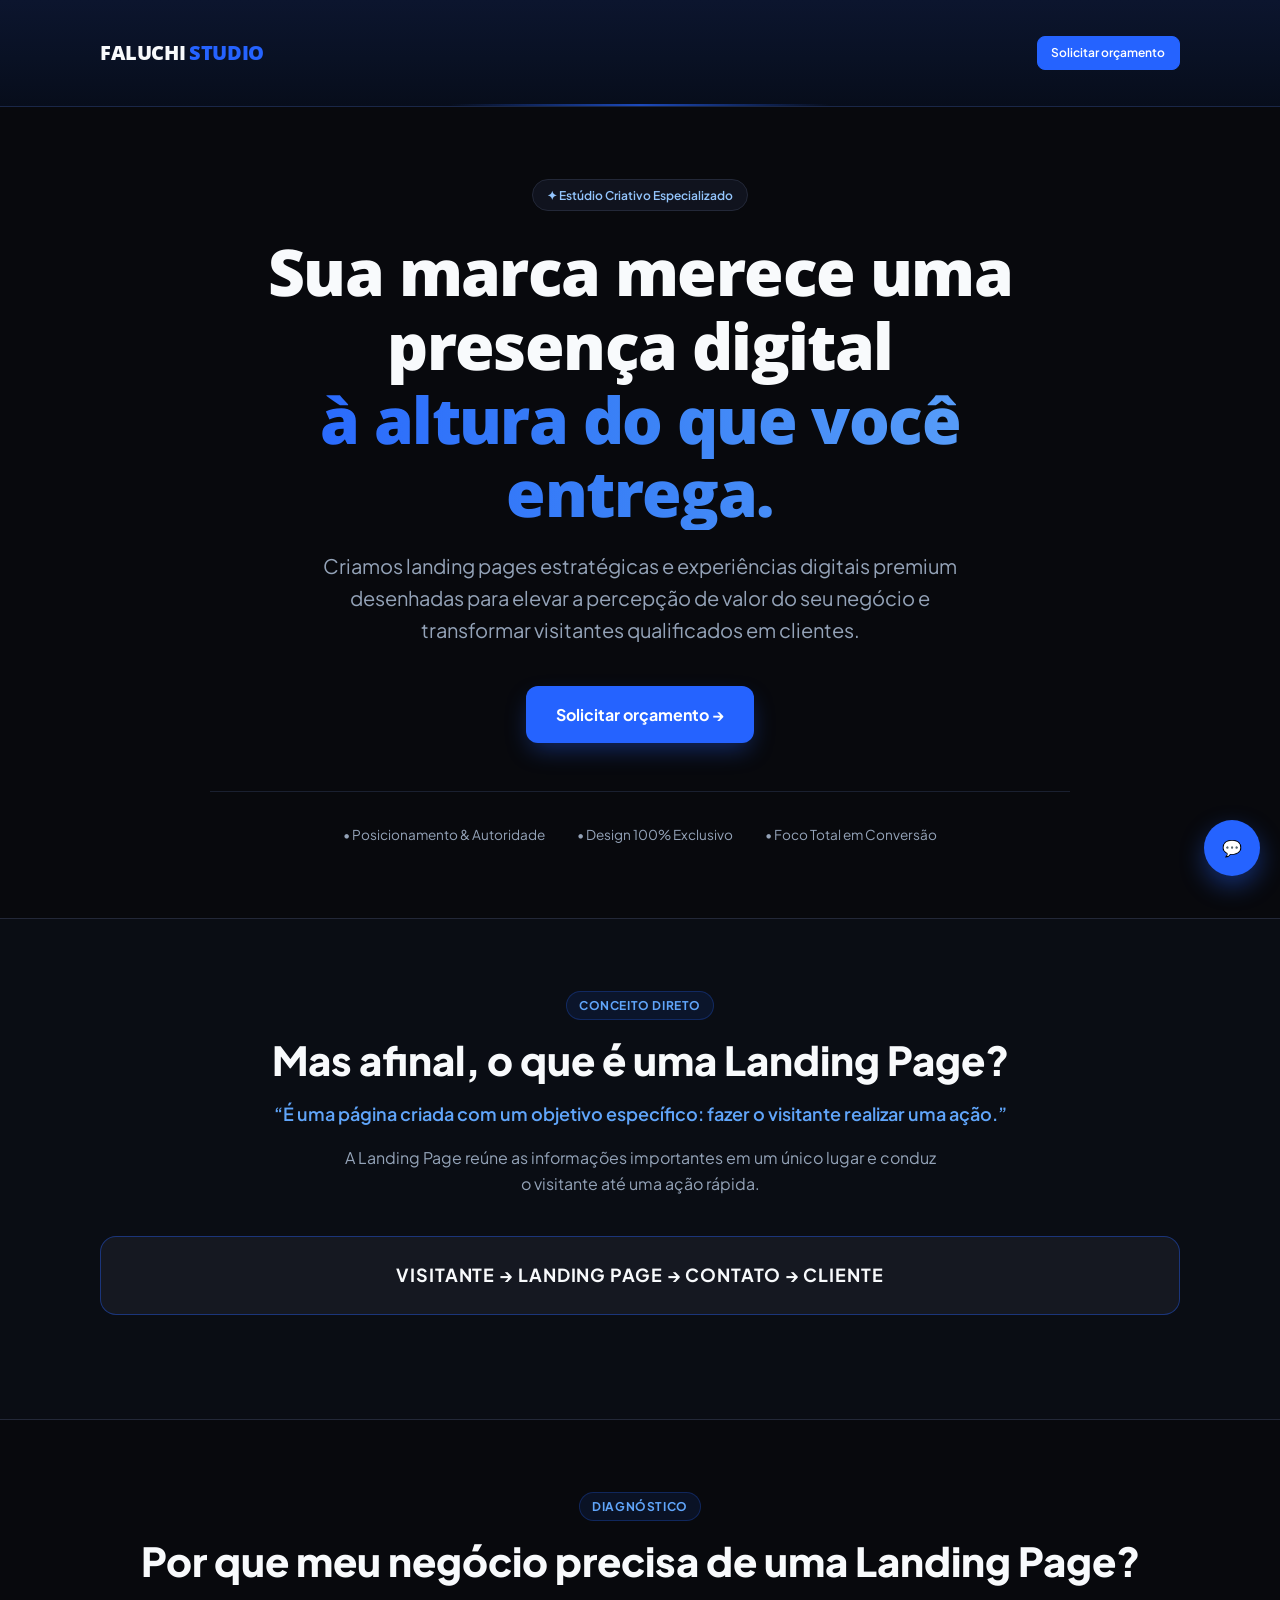
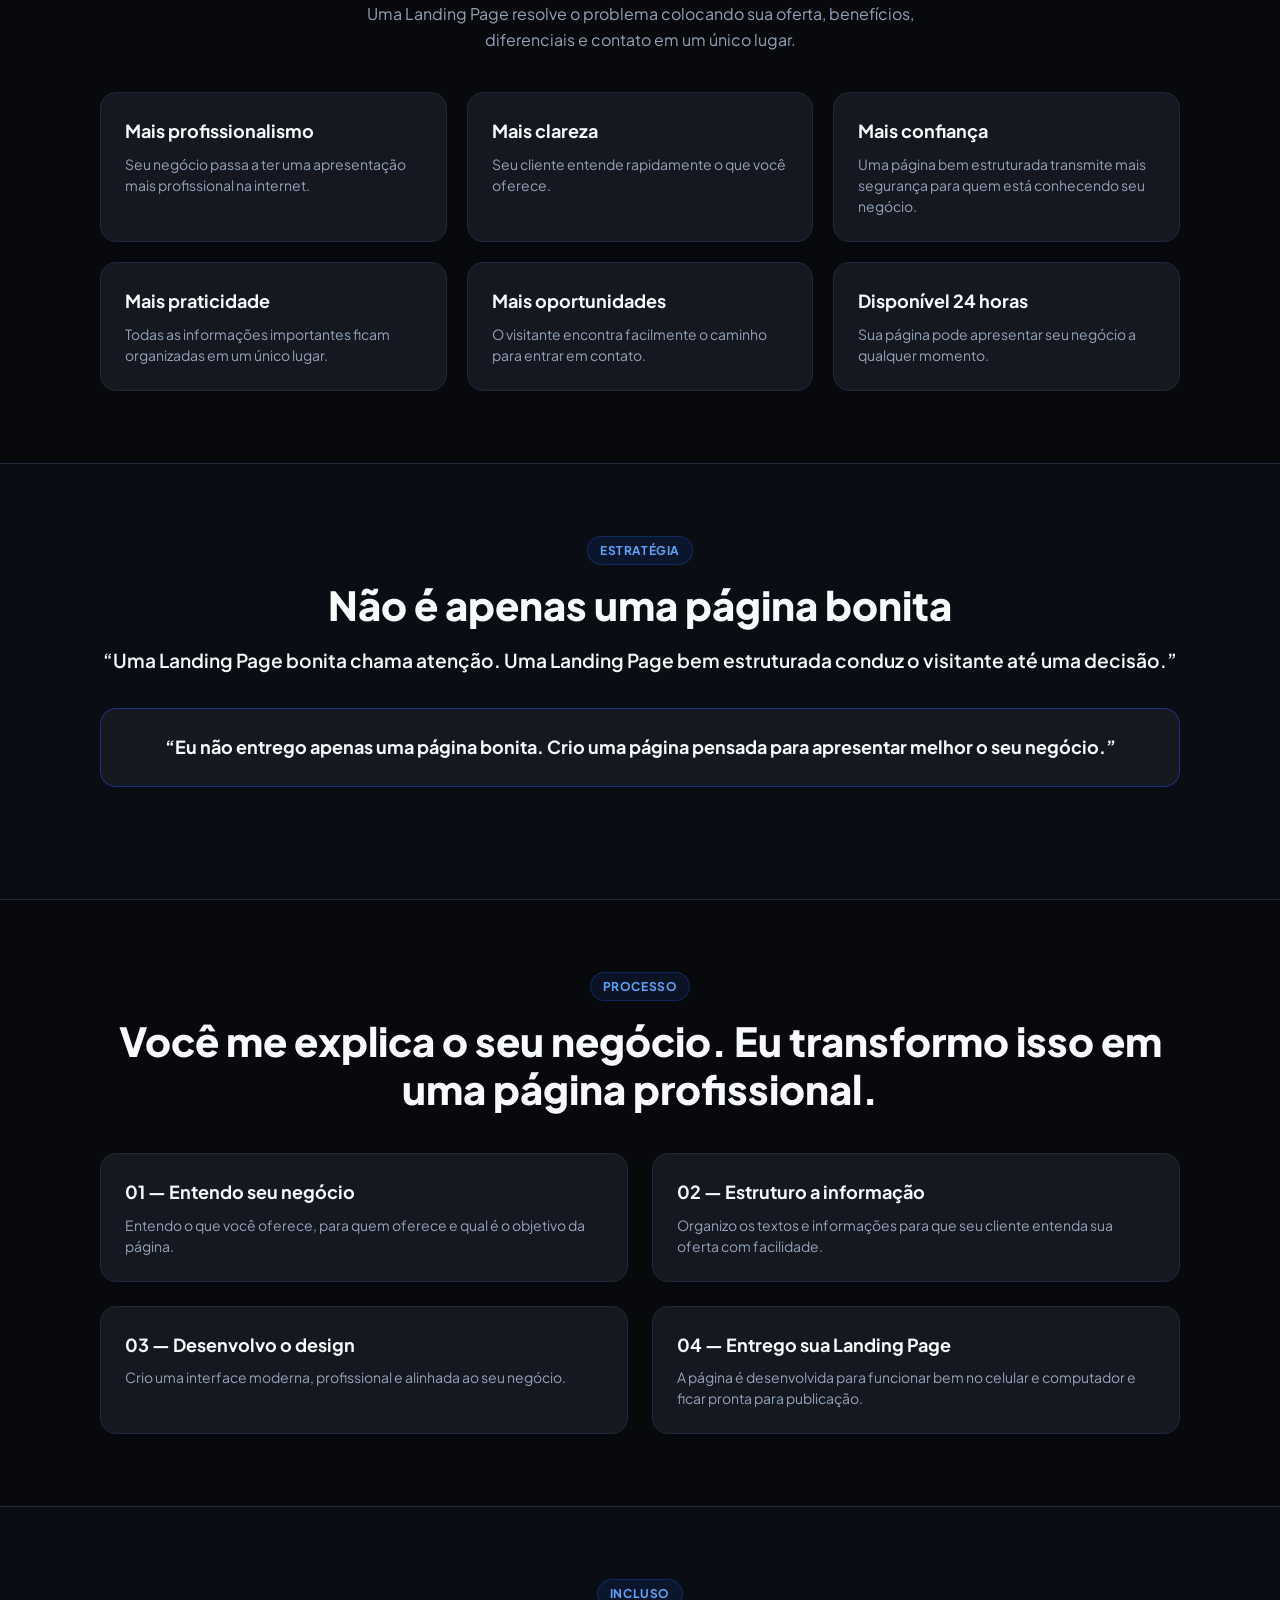
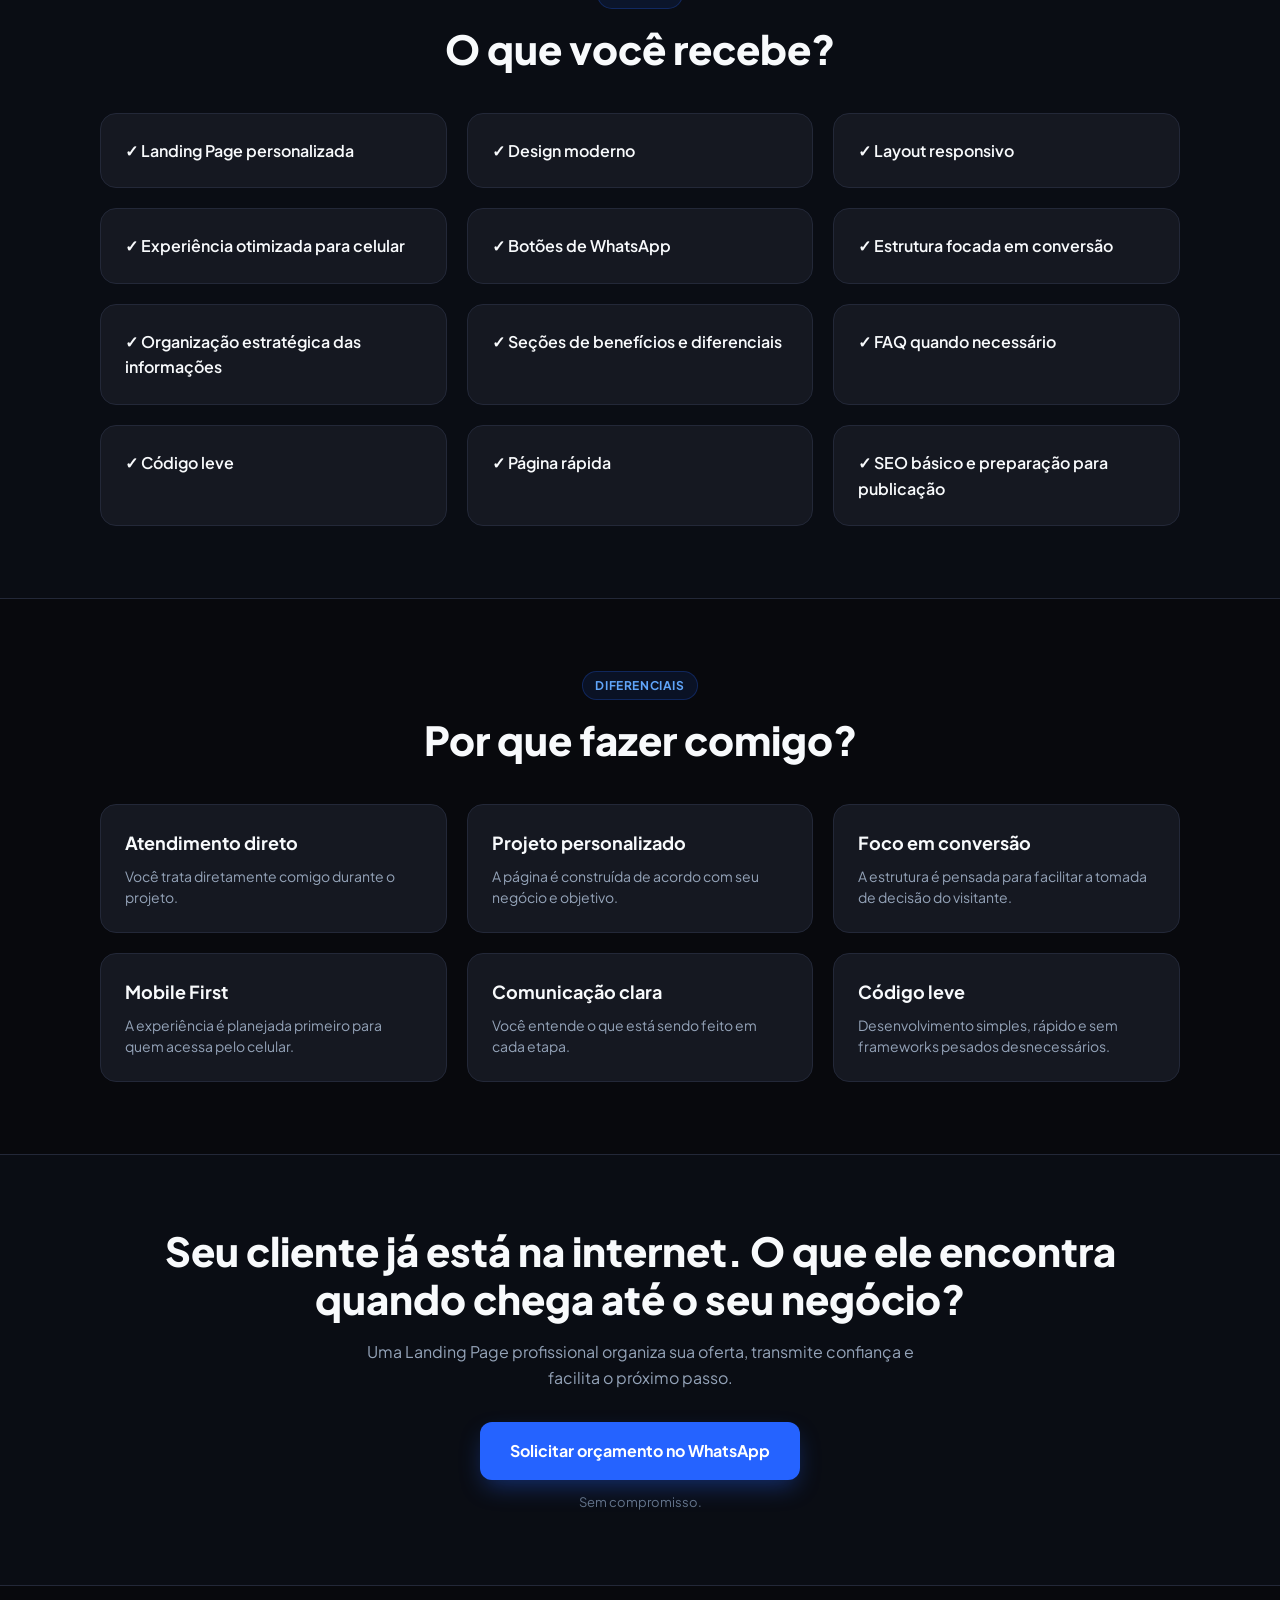
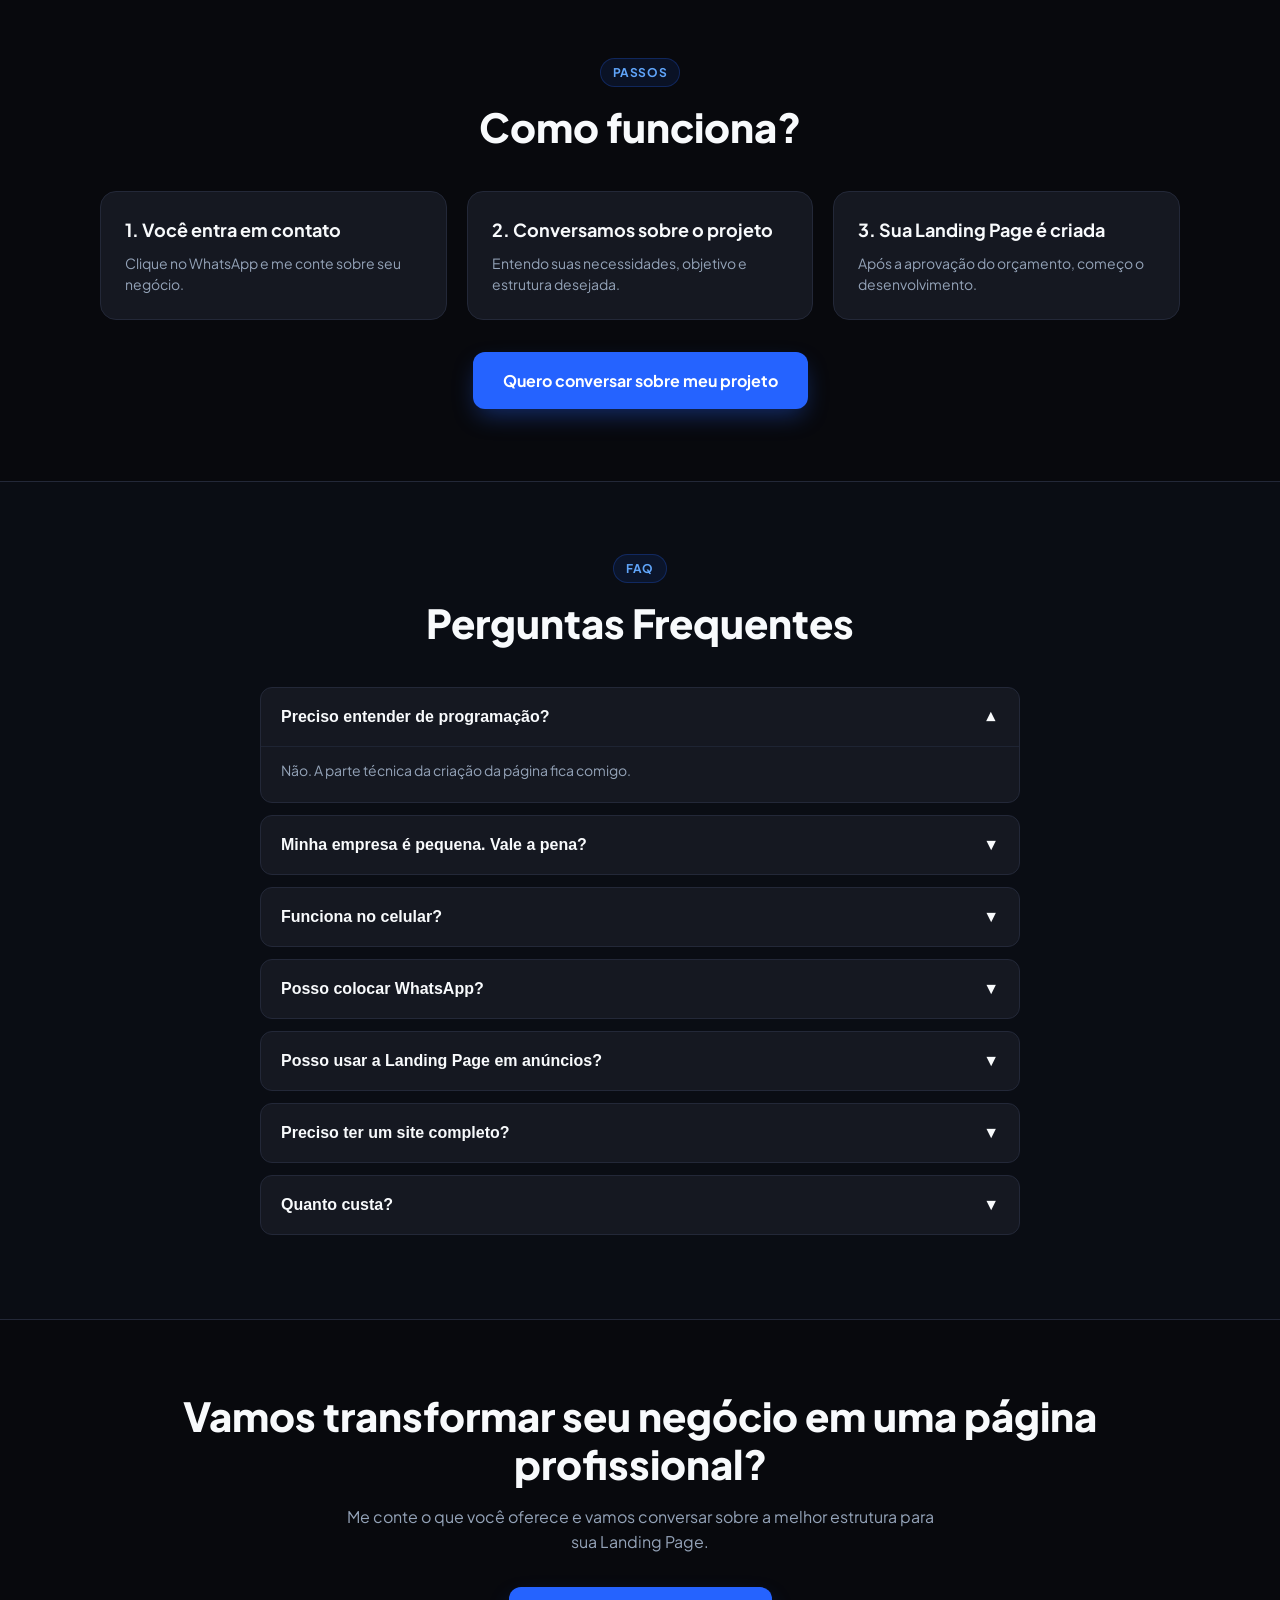
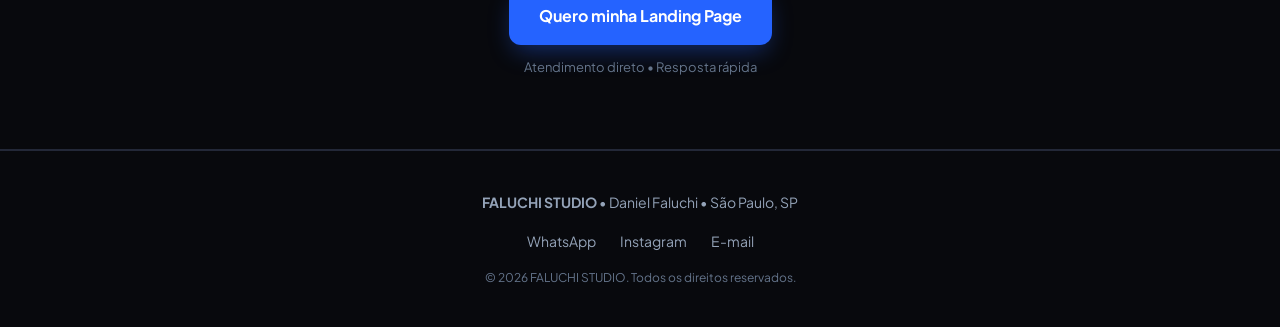
<file: public/vanilla/index.html>
<!DOCTYPE html>
<html lang="pt-BR">
<head>
  <meta charset="UTF-8" />
  <meta name="viewport" content="width=device-width, initial-scale=1.0" />
  <title>FALUCHI STUDIO - Landing Pages de Alta Conversão</title>
  <meta name="description" content="Eu crio páginas personalizadas para apresentar seu negócio, gerar confiança e levar seus clientes até o WhatsApp." />
  <link rel="preconnect" href="https://fonts.googleapis.com">
  <link rel="preconnect" href="https://fonts.gstatic.com" crossorigin>
  <link href="https://fonts.googleapis.com/css2?family=Open+Sans:wght@400;600;700;800&family=Plus+Jakarta+Sans:wght@400;500;600;700;800&display=swap" rel="stylesheet">
  <link rel="stylesheet" href="./style.css" />
</head>
<body>

  <!-- HEADER -->
  <header class="site-header">
    <div class="container header-content">
      <div class="logo">
        <span class="logo-faluchi">FALUCHI</span><span class="logo-studio">STUDIO</span>
      </div>
      <a href="https://wa.me/5521989380500?text=Olá%21%20Tenho%20interesse%20em%20criar%20uma%20Landing%20Page%20para%20o%20meu%20negócio%20e%20gostaria%20de%20saber%20mais%20sobre%20o%20serviço%20da%20FALUCHI%20STUDIO.%F0%9F%9A%80" target="_blank" rel="noopener" class="btn-header-cta js-whatsapp-link">
        <span>Solicitar orçamento</span>
      </a>
    </div>
  </header>

  <!-- 1. HERO -->
  <section class="section hero-section">
    <div class="container text-center" style="max-width: 900px;">
      <div class="badge-agency">
        <span>✦ Estúdio Criativo Especializado</span>
      </div>
      <h1 class="hero-headline">
        <span>Sua marca merece uma presença digital</span>
        <span class="hero-headline-highlight">à altura do que você entrega.</span>
      </h1>
      <p class="hero-subheadline">
        Criamos landing pages estratégicas e experiências digitais premium desenhadas para elevar a percepção de valor do seu negócio e transformar visitantes qualificados em clientes.
      </p>
      <div class="hero-ctas">
        <a href="https://wa.me/5521989380500?text=Olá%21%20Tenho%20interesse%20em%20criar%20uma%20Landing%20Page%20para%20o%20meu%20negócio%20e%20gostaria%20de%20saber%20mais%20sobre%20o%20serviço%20da%20FALUCHI%20STUDIO.%F0%9F%9A%80" target="_blank" rel="noopener" class="btn-primary js-whatsapp-link">
          Solicitar orçamento →
        </a>
      </div>
      <div class="hero-pillars">
        <div>• Posicionamento &amp; Autoridade</div>
        <div>• Design 100% Exclusivo</div>
        <div>• Foco Total em Conversão</div>
      </div>
    </div>
  </section>

  <!-- 2. O QUE É UMA LANDING PAGE? -->
  <section class="section section-alt">
    <div class="container text-center">
      <span class="section-badge">Conceito Direto</span>
      <h2 class="section-title">Mas afinal, o que é uma Landing Page?</h2>
      <p style="color: var(--color-light-blue); font-size: 1.125rem; font-weight: 600; margin-bottom: 1rem;">
        “É uma página criada com um objetivo específico: fazer o visitante realizar uma ação.”
      </p>
      <p class="section-subtitle" style="margin-bottom: 2.5rem;">
        A Landing Page reúne as informações importantes em um único lugar e conduz o visitante até uma ação rápida.
      </p>
      <div class="card" style="padding: 1.5rem; margin-bottom: 2rem; border-color: rgba(37,99,255,0.4);">
        <p style="font-weight: 700; font-size: 1.125rem; letter-spacing: 0.05em; color: #F8FAFC;">
          VISITANTE → LANDING PAGE → CONTATO → CLIENTE
        </p>
      </div>
    </div>
  </section>

  <!-- 3. POR QUE PRECISA -->
  <section class="section">
    <div class="container">
      <div class="text-center" style="margin-bottom: 2.5rem;">
        <span class="section-badge">Diagnóstico</span>
        <h2 class="section-title">Por que meu negócio precisa de uma Landing Page?</h2>
        <p class="section-subtitle">Uma Landing Page resolve o problema colocando sua oferta, benefícios, diferenciais e contato em um único lugar.</p>
      </div>
      <div class="grid-3">
        <div class="card"><h3 class="card-title">Mais profissionalismo</h3><p class="card-desc">Seu negócio passa a ter uma apresentação mais profissional na internet.</p></div>
        <div class="card"><h3 class="card-title">Mais clareza</h3><p class="card-desc">Seu cliente entende rapidamente o que você oferece.</p></div>
        <div class="card"><h3 class="card-title">Mais confiança</h3><p class="card-desc">Uma página bem estruturada transmite mais segurança para quem está conhecendo seu negócio.</p></div>
        <div class="card"><h3 class="card-title">Mais praticidade</h3><p class="card-desc">Todas as informações importantes ficam organizadas em um único lugar.</p></div>
        <div class="card"><h3 class="card-title">Mais oportunidades</h3><p class="card-desc">O visitante encontra facilmente o caminho para entrar em contato.</p></div>
        <div class="card"><h3 class="card-title">Disponível 24 horas</h3><p class="card-desc">Sua página pode apresentar seu negócio a qualquer momento.</p></div>
      </div>
    </div>
  </section>

  <!-- 4. NÃO É APENAS UMA PÁGINA BONITA -->
  <section class="section section-alt">
    <div class="container text-center">
      <span class="section-badge">Estratégia</span>
      <h2 class="section-title">Não é apenas uma página bonita</h2>
      <p style="color: #F8FAFC; font-size: 1.2rem; font-weight: 600; margin-bottom: 2rem;">
        “Uma Landing Page bonita chama atenção. Uma Landing Page bem estruturada conduz o visitante até uma decisão.”
      </p>
      <div class="card" style="border-color: rgba(37,99,255,0.4); margin-bottom: 2.5rem;">
        <p style="font-size: 1.125rem; font-weight: 700; color: #F8FAFC;">
          “Eu não entrego apenas uma página bonita. Crio uma página pensada para apresentar melhor o seu negócio.”
        </p>
      </div>
    </div>
  </section>

  <!-- 5. O QUE EU FAÇO POR VOCÊ -->
  <section class="section">
    <div class="container">
      <div class="text-center" style="margin-bottom: 2.5rem;">
        <span class="section-badge">Processo</span>
        <h2 class="section-title">Você me explica o seu negócio. Eu transformo isso em uma página profissional.</h2>
      </div>
      <div class="grid-2">
        <div class="card"><h3 class="card-title">01 — Entendo seu negócio</h3><p class="card-desc">Entendo o que você oferece, para quem oferece e qual é o objetivo da página.</p></div>
        <div class="card"><h3 class="card-title">02 — Estruturo a informação</h3><p class="card-desc">Organizo os textos e informações para que seu cliente entenda sua oferta com facilidade.</p></div>
        <div class="card"><h3 class="card-title">03 — Desenvolvo o design</h3><p class="card-desc">Crio uma interface moderna, profissional e alinhada ao seu negócio.</p></div>
        <div class="card"><h3 class="card-title">04 — Entrego sua Landing Page</h3><p class="card-desc">A página é desenvolvida para funcionar bem no celular e computador e ficar pronta para publicação.</p></div>
      </div>
    </div>
  </section>

  <!-- 6. O QUE VOCÊ RECEBE -->
  <section class="section section-alt">
    <div class="container">
      <div class="text-center" style="margin-bottom: 2.5rem;">
        <span class="section-badge">Incluso</span>
        <h2 class="section-title">O que você recebe?</h2>
      </div>
      <div class="grid-3">
        <div class="card"><p style="font-weight:600;">✓ Landing Page personalizada</p></div>
        <div class="card"><p style="font-weight:600;">✓ Design moderno</p></div>
        <div class="card"><p style="font-weight:600;">✓ Layout responsivo</p></div>
        <div class="card"><p style="font-weight:600;">✓ Experiência otimizada para celular</p></div>
        <div class="card"><p style="font-weight:600;">✓ Botões de WhatsApp</p></div>
        <div class="card"><p style="font-weight:600;">✓ Estrutura focada em conversão</p></div>
        <div class="card"><p style="font-weight:600;">✓ Organização estratégica das informações</p></div>
        <div class="card"><p style="font-weight:600;">✓ Seções de benefícios e diferenciais</p></div>
        <div class="card"><p style="font-weight:600;">✓ FAQ quando necessário</p></div>
        <div class="card"><p style="font-weight:600;">✓ Código leve</p></div>
        <div class="card"><p style="font-weight:600;">✓ Página rápida</p></div>
        <div class="card"><p style="font-weight:600;">✓ SEO básico e preparação para publicação</p></div>
      </div>
    </div>
  </section>

  <!-- 8. POR QUE FAZER COMIGO -->
  <section class="section">
    <div class="container">
      <div class="text-center" style="margin-bottom: 2.5rem;">
        <span class="section-badge">Diferenciais</span>
        <h2 class="section-title">Por que fazer comigo?</h2>
      </div>
      <div class="grid-3">
        <div class="card"><h3 class="card-title">Atendimento direto</h3><p class="card-desc">Você trata diretamente comigo durante o projeto.</p></div>
        <div class="card"><h3 class="card-title">Projeto personalizado</h3><p class="card-desc">A página é construída de acordo com seu negócio e objetivo.</p></div>
        <div class="card"><h3 class="card-title">Foco em conversão</h3><p class="card-desc">A estrutura é pensada para facilitar a tomada de decisão do visitante.</p></div>
        <div class="card"><h3 class="card-title">Mobile First</h3><p class="card-desc">A experiência é planejada primeiro para quem acessa pelo celular.</p></div>
        <div class="card"><h3 class="card-title">Comunicação clara</h3><p class="card-desc">Você entende o que está sendo feito em cada etapa.</p></div>
        <div class="card"><h3 class="card-title">Código leve</h3><p class="card-desc">Desenvolvimento simples, rápido e sem frameworks pesados desnecessários.</p></div>
      </div>
    </div>
  </section>

  <!-- 11. CTA INTERMEDIÁRIO -->
  <section class="section section-alt">
    <div class="container text-center">
      <h2 class="section-title">Seu cliente já está na internet. O que ele encontra quando chega até o seu negócio?</h2>
      <p class="section-subtitle" style="margin-bottom: 2rem;">
        Uma Landing Page profissional organiza sua oferta, transmite confiança e facilita o próximo passo.
      </p>
      <a href="https://wa.me/5521989380500?text=Olá%21%20Tenho%20interesse%20em%20criar%20uma%20Landing%20Page%20para%20o%20meu%20negócio%20e%20gostaria%20de%20saber%20mais%20sobre%20o%20serviço%20da%20FALUCHI%20STUDIO.%F0%9F%9A%80" target="_blank" rel="noopener" class="btn-primary js-whatsapp-link">
        Solicitar orçamento no WhatsApp
      </a>
      <p class="microtext" style="justify-content: center;">Sem compromisso.</p>
    </div>
  </section>

  <!-- 9. COMO FUNCIONA -->
  <section class="section">
    <div class="container">
      <div class="text-center" style="margin-bottom: 2.5rem;">
        <span class="section-badge">Passos</span>
        <h2 class="section-title">Como funciona?</h2>
      </div>
      <div class="grid-3" style="margin-bottom: 2rem;">
        <div class="card"><h3 class="card-title">1. Você entra em contato</h3><p class="card-desc">Clique no WhatsApp e me conte sobre seu negócio.</p></div>
        <div class="card"><h3 class="card-title">2. Conversamos sobre o projeto</h3><p class="card-desc">Entendo suas necessidades, objetivo e estrutura desejada.</p></div>
        <div class="card"><h3 class="card-title">3. Sua Landing Page é criada</h3><p class="card-desc">Após a aprovação do orçamento, começo o desenvolvimento.</p></div>
      </div>
      <div class="text-center">
        <a href="https://wa.me/5521989380500?text=Olá%21%20Tenho%20interesse%20em%20criar%20uma%20Landing%20Page%20para%20o%20meu%20negócio%20e%20gostaria%20de%20saber%20mais%20sobre%20o%20serviço%20da%20FALUCHI%20STUDIO.%F0%9F%9A%80" target="_blank" rel="noopener" class="btn-primary js-whatsapp-link">
          Quero conversar sobre meu projeto
        </a>
      </div>
    </div>
  </section>

  <!-- 10. FAQ -->
  <section class="section section-alt">
    <div class="container" style="max-width: 800px;">
      <div class="text-center" style="margin-bottom: 2.5rem;">
        <span class="section-badge">FAQ</span>
        <h2 class="section-title">Perguntas Frequentes</h2>
      </div>
      <div class="faq-list">
        <div class="faq-item">
          <button class="faq-question">Preciso entender de programação? <span class="faq-chevron">▼</span></button>
          <div class="faq-answer">Não. A parte técnica da criação da página fica comigo.</div>
        </div>
        <div class="faq-item">
          <button class="faq-question">Minha empresa é pequena. Vale a pena? <span class="faq-chevron">▼</span></button>
          <div class="faq-answer">Sim. Uma Landing Page pode ser uma forma simples e profissional de apresentar seu serviço e facilitar o contato com clientes.</div>
        </div>
        <div class="faq-item">
          <button class="faq-question">Funciona no celular? <span class="faq-chevron">▼</span></button>
          <div class="faq-answer">Sim. A página será responsiva e desenvolvida com foco na experiência mobile.</div>
        </div>
        <div class="faq-item">
          <button class="faq-question">Posso colocar WhatsApp? <span class="faq-chevron">▼</span></button>
          <div class="faq-answer">Sim. Os botões podem direcionar o visitante diretamente para sua conversa no WhatsApp.</div>
        </div>
        <div class="faq-item">
          <button class="faq-question">Posso usar a Landing Page em anúncios? <span class="faq-chevron">▼</span></button>
          <div class="faq-answer">Sim. Ela pode ser utilizada como destino para campanhas de divulgação.</div>
        </div>
        <div class="faq-item">
          <button class="faq-question">Preciso ter um site completo? <span class="faq-chevron">▼</span></button>
          <div class="faq-answer">Não necessariamente. Dependendo do objetivo do negócio, uma Landing Page pode ser suficiente para apresentar uma oferta e gerar contatos.</div>
        </div>
        <div class="faq-item">
          <button class="faq-question">Quanto custa? <span class="faq-chevron">▼</span></button>
          <div class="faq-answer">O valor depende da estrutura e das necessidades do projeto. Entre em contato para receber um orçamento personalizado.</div>
        </div>
      </div>
    </div>
  </section>

  <!-- 12. FINAL CTA -->
  <section class="section text-center">
    <div class="container">
      <h2 class="section-title">Vamos transformar seu negócio em uma página profissional?</h2>
      <p class="section-subtitle" style="margin-bottom: 2rem;">
        Me conte o que você oferece e vamos conversar sobre a melhor estrutura para sua Landing Page.
      </p>
      <a href="https://wa.me/5521989380500?text=Olá%21%20Tenho%20interesse%20em%20criar%20uma%20Landing%20Page%20para%20o%20meu%20negócio%20e%20gostaria%20de%20saber%20mais%20sobre%20o%20serviço%20da%20FALUCHI%20STUDIO.%F0%9F%9A%80" target="_blank" rel="noopener" class="btn-primary js-whatsapp-link">
        Quero minha Landing Page
      </a>
      <p class="microtext" style="justify-content: center;">Atendimento direto • Resposta rápida</p>
    </div>
  </section>

  <!-- 13. FOOTER -->
  <footer style="padding: 2.5rem 0; border-top: 1px solid var(--border-color); font-size: 0.875rem; color: var(--text-muted);">
    <div class="container" style="display: flex; flex-direction: column; gap: 1rem; align-items: center; justify-content: space-between;">
      <div>
        <strong>FALUCHI STUDIO</strong> • Daniel Faluchi • São Paulo, SP
      </div>
      <div style="display: flex; gap: 1.5rem;">
        <a href="https://wa.me/5521989380500?text=Olá%21%20Tenho%20interesse%20em%20criar%20uma%20Landing%20Page%20para%20o%20meu%20negócio%20e%20gostaria%20de%20saber%20mais%20sobre%20o%20serviço%20da%20FALUCHI%20STUDIO.%F0%9F%9A%80" target="_blank" rel="noopener">WhatsApp</a>
        <a href="https://www.instagram.com/faluchi.studio/" target="_blank" rel="noopener">Instagram</a>
        <a href="mailto:daniel.faluchi@gmail.com">E-mail</a>
      </div>
      <div style="color: var(--text-subtle); font-size: 0.75rem;">
        © 2026 FALUCHI STUDIO. Todos os direitos reservados.
      </div>
    </div>
  </footer>

  <!-- FLOATING WHATSAPP -->
  <a href="https://wa.me/5521989380500?text=Olá%21%20Tenho%20interesse%20em%20criar%20uma%20Landing%20Page%20para%20o%20meu%20negócio%20e%20gostaria%20de%20saber%20mais%20sobre%20o%20serviço%20da%20FALUCHI%20STUDIO.%F0%9F%9A%80" target="_blank" rel="noopener" class="floating-whatsapp js-whatsapp-link" aria-label="WhatsApp">
    💬
  </a>

  <script src="./script.js"></script>
</body>
</html>
</file>
<file: public/vanilla/style.css>
/* ==========================================================================
   FALUCHI STUDIO - LANDING PAGE STYLE
   Cores:
   --bg: #08090D;
   --card: #151821;
   --border: #232838;
   --blue: #2563FF;
   --light-blue: #60A5FA;
   --text: #F8FAFC;
   --muted: #94A3B8;
   ========================================================================== */

:root {
  --bg-primary: #08090D;
  --bg-card: #151821;
  --bg-card-hover: #1A1F2C;
  --border-color: #232838;
  --color-blue: #2563FF;
  --color-blue-hover: #1D4ED8;
  --color-light-blue: #60A5FA;
  --text-primary: #F8FAFC;
  --text-muted: #94A3B8;
  --text-subtle: #64748B;
  --font-family: 'Plus Jakarta Sans', -apple-system, BlinkMacSystemFont, 'Segoe UI', Roboto, sans-serif;
}

* {
  margin: 0;
  padding: 0;
  box-sizing: border-box;
}

html {
  scroll-behavior: smooth;
  font-family: var(--font-family);
  background-color: var(--bg-primary);
  color: var(--text-primary);
}

body {
  overflow-x: hidden;
  line-height: 1.6;
}

a {
  color: inherit;
  text-decoration: none;
}

.container {
  width: 100%;
  max-width: 1120px;
  margin: 0 auto;
  padding: 0 1.25rem;
}

/* Header */
.site-header {
  position: relative;
  background: linear-gradient(180deg, #0C152E 0%, #091124 55%, #070D1B 100%);
  border-bottom: 1px solid #1A2748;
  padding: 2.25rem 0;
  overflow: hidden;
  box-shadow: 0 4px 24px rgba(3, 7, 18, 0.6);
}

.site-header::after {
  content: '';
  position: absolute;
  bottom: 0;
  left: 50%;
  transform: translateX(-50%);
  width: min(380px, 80%);
  height: 1.5px;
  background: linear-gradient(90deg, transparent, rgba(37, 99, 255, 0.7), transparent);
  pointer-events: none;
}

.header-content {
  display: flex;
  align-items: center;
  justify-content: space-between;
  gap: 1rem;
}

.logo {
  font-family: 'Open Sans', sans-serif;
  font-size: 1.25rem;
  letter-spacing: -0.02em;
  font-weight: 800;
  display: inline-flex;
  align-items: center;
}

.logo-faluchi {
  color: var(--text-primary);
}

.logo-studio {
  color: var(--color-blue);
  font-weight: 800;
  margin-left: 4px;
}

/* Hero Section Remodeled */
.hero-section {
  position: relative;
  background-color: #08090D;
  padding: 4.5rem 0 5.5rem 0;
}

.badge-agency {
  display: inline-flex;
  align-items: center;
  gap: 0.5rem;
  padding: 0.35rem 0.9rem;
  border-radius: 9999px;
  background: rgba(18, 22, 34, 0.8);
  border: 1px solid #232838;
  color: #93C5FD;
  font-size: 0.75rem;
  font-weight: 600;
  margin-bottom: 1.5rem;
}

.hero-headline {
  font-family: 'Open Sans', sans-serif;
  font-size: clamp(2rem, 5vw, 4rem);
  font-weight: 800;
  line-height: 1.15;
  letter-spacing: -0.025em;
  color: #F8FAFC;
  margin-bottom: 1.25rem;
}

.hero-headline span {
  display: block;
}

.hero-headline-highlight {
  background: linear-gradient(90deg, #2563FF, #3B82F6, #60A5FA);
  -webkit-background-clip: text;
  -webkit-text-fill-color: transparent;
}

.hero-subheadline {
  font-size: clamp(1rem, 2vw, 1.25rem);
  color: #94A3B8;
  max-width: 680px;
  margin: 0 auto 2.5rem auto;
  line-height: 1.6;
}

.hero-ctas {
  display: flex;
  align-items: center;
  justify-content: center;
  gap: 1rem;
  flex-wrap: wrap;
  margin-bottom: 3rem;
}

.btn-secondary {
  background: rgba(21, 24, 33, 0.8);
  border: 1px solid #232838;
  color: #F8FAFC;
  padding: 0.85rem 1.75rem;
  border-radius: 12px;
  font-weight: 600;
  font-size: 0.95rem;
  transition: all 0.2s ease;
  display: inline-flex;
  align-items: center;
  justify-content: center;
}

.btn-secondary:hover {
  background: #1c2230;
  border-color: rgba(37, 99, 255, 0.5);
  color: #ffffff;
}

.hero-pillars {
  display: flex;
  align-items: center;
  justify-content: center;
  gap: 2rem;
  flex-wrap: wrap;
  padding-top: 2rem;
  border-top: 1px solid #1A2030;
  color: #94A3B8;
  font-size: 0.85rem;
}

.btn-header-cta {
  background-color: var(--color-blue);
  border: 1px solid var(--color-blue);
  color: #ffffff;
  padding: 0.4rem 0.85rem;
  border-radius: 8px;
  font-size: 0.75rem;
  font-weight: 600;
  display: inline-flex;
  align-items: center;
  gap: 0.4rem;
  transition: all 0.2s ease;
}

.btn-header-cta:hover {
  background-color: #1d4ed8;
  border-color: #1d4ed8;
}

/* Sections */
.section {
  padding: 4.5rem 0;
  border-bottom: 1px solid var(--border-color);
}

.section-alt {
  background-color: #0A0D14;
}

.section-badge {
  display: inline-block;
  font-size: 0.75rem;
  font-weight: 700;
  text-transform: uppercase;
  letter-spacing: 0.05em;
  color: var(--color-light-blue);
  background-color: rgba(37, 99, 255, 0.1);
  border: 1px solid rgba(37, 99, 255, 0.25);
  padding: 0.25rem 0.75rem;
  border-radius: 9999px;
  margin-bottom: 1rem;
}

.section-title {
  font-size: 2rem;
  font-weight: 800;
  line-height: 1.2;
  margin-bottom: 1rem;
  color: var(--text-primary);
}

.section-subtitle {
  color: var(--text-muted);
  font-size: 1rem;
  max-width: 600px;
  margin: 0 auto;
}

.text-center {
  text-align: center;
}

/* Primary CTA Button */
.btn-primary {
  display: inline-flex;
  align-items: center;
  justify-content: center;
  gap: 0.75rem;
  background-color: var(--color-blue);
  color: #ffffff;
  padding: 1rem 1.875rem;
  border-radius: 12px;
  font-size: 1rem;
  font-weight: 700;
  box-shadow: 0 10px 25px -5px rgba(37, 99, 255, 0.4);
  transition: all 0.2s ease;
  width: 100%;
}

@media (min-width: 640px) {
  .btn-primary {
    width: auto;
  }
  .section-title {
    font-size: 2.5rem;
  }
}

.btn-primary:hover {
  background-color: var(--color-blue-hover);
  transform: translateY(-1px);
}

.microtext {
  font-size: 0.8125rem;
  color: var(--text-subtle);
  margin-top: 0.75rem;
  display: flex;
  align-items: center;
  gap: 0.375rem;
}

/* Grid Layouts */
.grid-2 {
  display: grid;
  grid-template-columns: 1fr;
  gap: 1.5rem;
}

.grid-3 {
  display: grid;
  grid-template-columns: 1fr;
  gap: 1.25rem;
}

.grid-4 {
  display: grid;
  grid-template-columns: 1fr;
  gap: 1rem;
}

@media (min-width: 640px) {
  .grid-2 { grid-template-columns: repeat(2, 1fr); }
  .grid-3 { grid-template-columns: repeat(2, 1fr); }
  .grid-4 { grid-template-columns: repeat(2, 1fr); }
}

@media (min-width: 1024px) {
  .grid-3 { grid-template-columns: repeat(3, 1fr); }
  .grid-4 { grid-template-columns: repeat(4, 1fr); }
}

/* Cards */
.card {
  background-color: var(--bg-card);
  border: 1px solid var(--border-color);
  border-radius: 16px;
  padding: 1.5rem;
  transition: all 0.2s ease;
}

.card:hover {
  border-color: rgba(37, 99, 255, 0.4);
  background-color: var(--bg-card-hover);
}

.card-title {
  font-size: 1.125rem;
  font-weight: 700;
  margin-bottom: 0.5rem;
  color: var(--text-primary);
}

.card-desc {
  font-size: 0.875rem;
  color: var(--text-muted);
  line-height: 1.5;
}

/* Hero */
.hero-grid {
  display: grid;
  grid-template-columns: 1fr;
  gap: 2.5rem;
  align-items: center;
}

@media (min-width: 1024px) {
  .hero-grid {
    grid-template-columns: 7fr 5fr;
  }
}

.hero-image-frame {
  position: relative;
  background-color: #0E1118;
  border: 2px solid var(--border-color);
  border-radius: 16px;
  padding: 0;
  overflow: hidden;
  box-shadow: 0 25px 50px -12px rgba(0, 0, 0, 0.7);
  transition: border-color 0.3s ease;
}

.hero-image-frame:hover {
  border-color: rgba(37, 99, 255, 0.5);
}

.hero-image-frame img {
  width: 100%;
  height: auto;
  object-fit: cover;
  border-radius: 0;
  display: block;
}

/* FAQ */
.faq-item {
  background-color: var(--bg-card);
  border: 1px solid var(--border-color);
  border-radius: 12px;
  margin-bottom: 0.75rem;
  overflow: hidden;
}

.faq-question {
  width: 100%;
  background: none;
  border: none;
  color: var(--text-primary);
  font-size: 1rem;
  font-weight: 700;
  padding: 1.25rem;
  display: flex;
  justify-content: space-between;
  align-items: center;
  cursor: pointer;
  text-align: left;
}

.faq-answer {
  display: none;
  padding: 0 1.25rem 1.25rem;
  color: var(--text-muted);
  font-size: 0.875rem;
  line-height: 1.6;
  border-top: 1px solid #1E2433;
  padding-top: 0.75rem;
}

.faq-item.active .faq-answer {
  display: block;
}

.faq-item.active .faq-chevron {
  transform: rotate(180deg);
}

/* Floating WhatsApp */
.floating-whatsapp {
  position: fixed;
  bottom: 1.5rem;
  right: 1.25rem;
  z-index: 40;
  background-color: var(--color-blue);
  color: white;
  width: 3.5rem;
  height: 3.5rem;
  border-radius: 50%;
  display: flex;
  align-items: center;
  justify-content: center;
  box-shadow: 0 10px 25px rgba(37, 99, 255, 0.4);
  transition: transform 0.2s ease;
}

.floating-whatsapp:hover {
  transform: scale(1.08);
}
</file>
